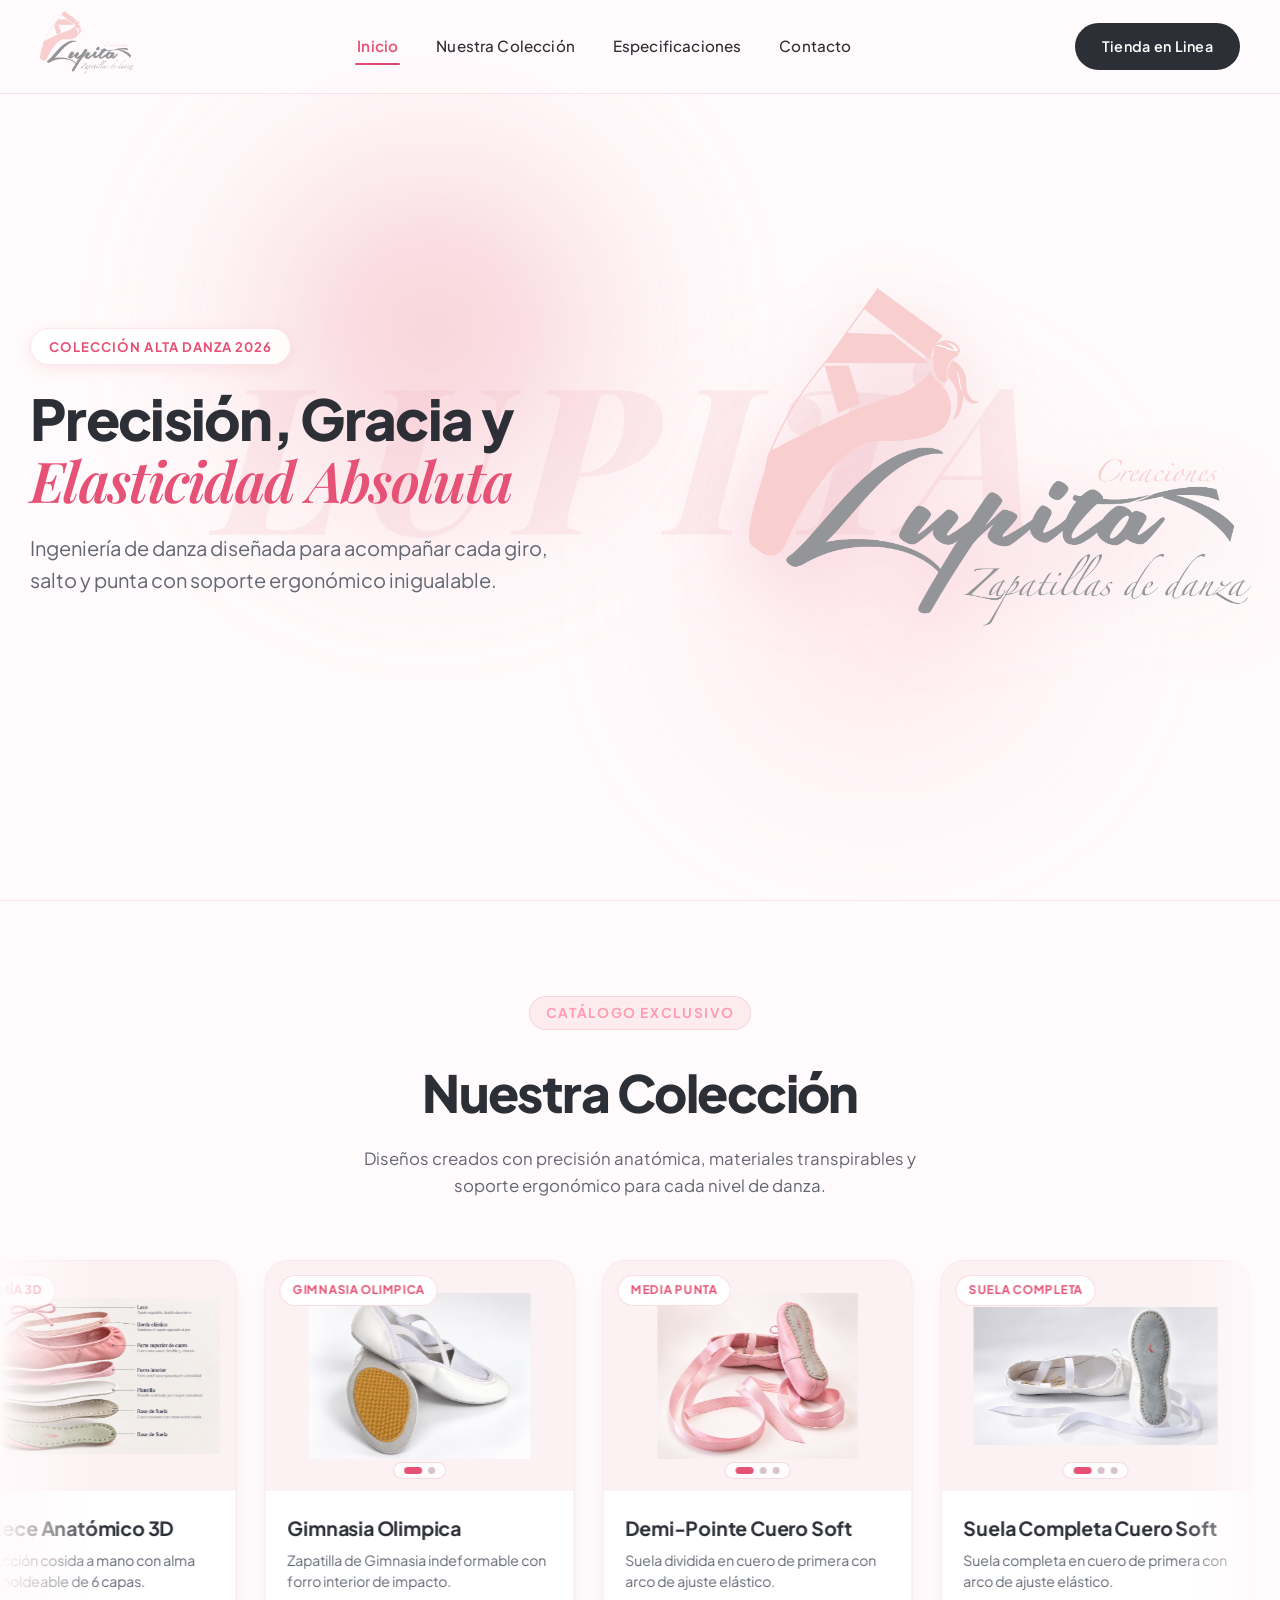
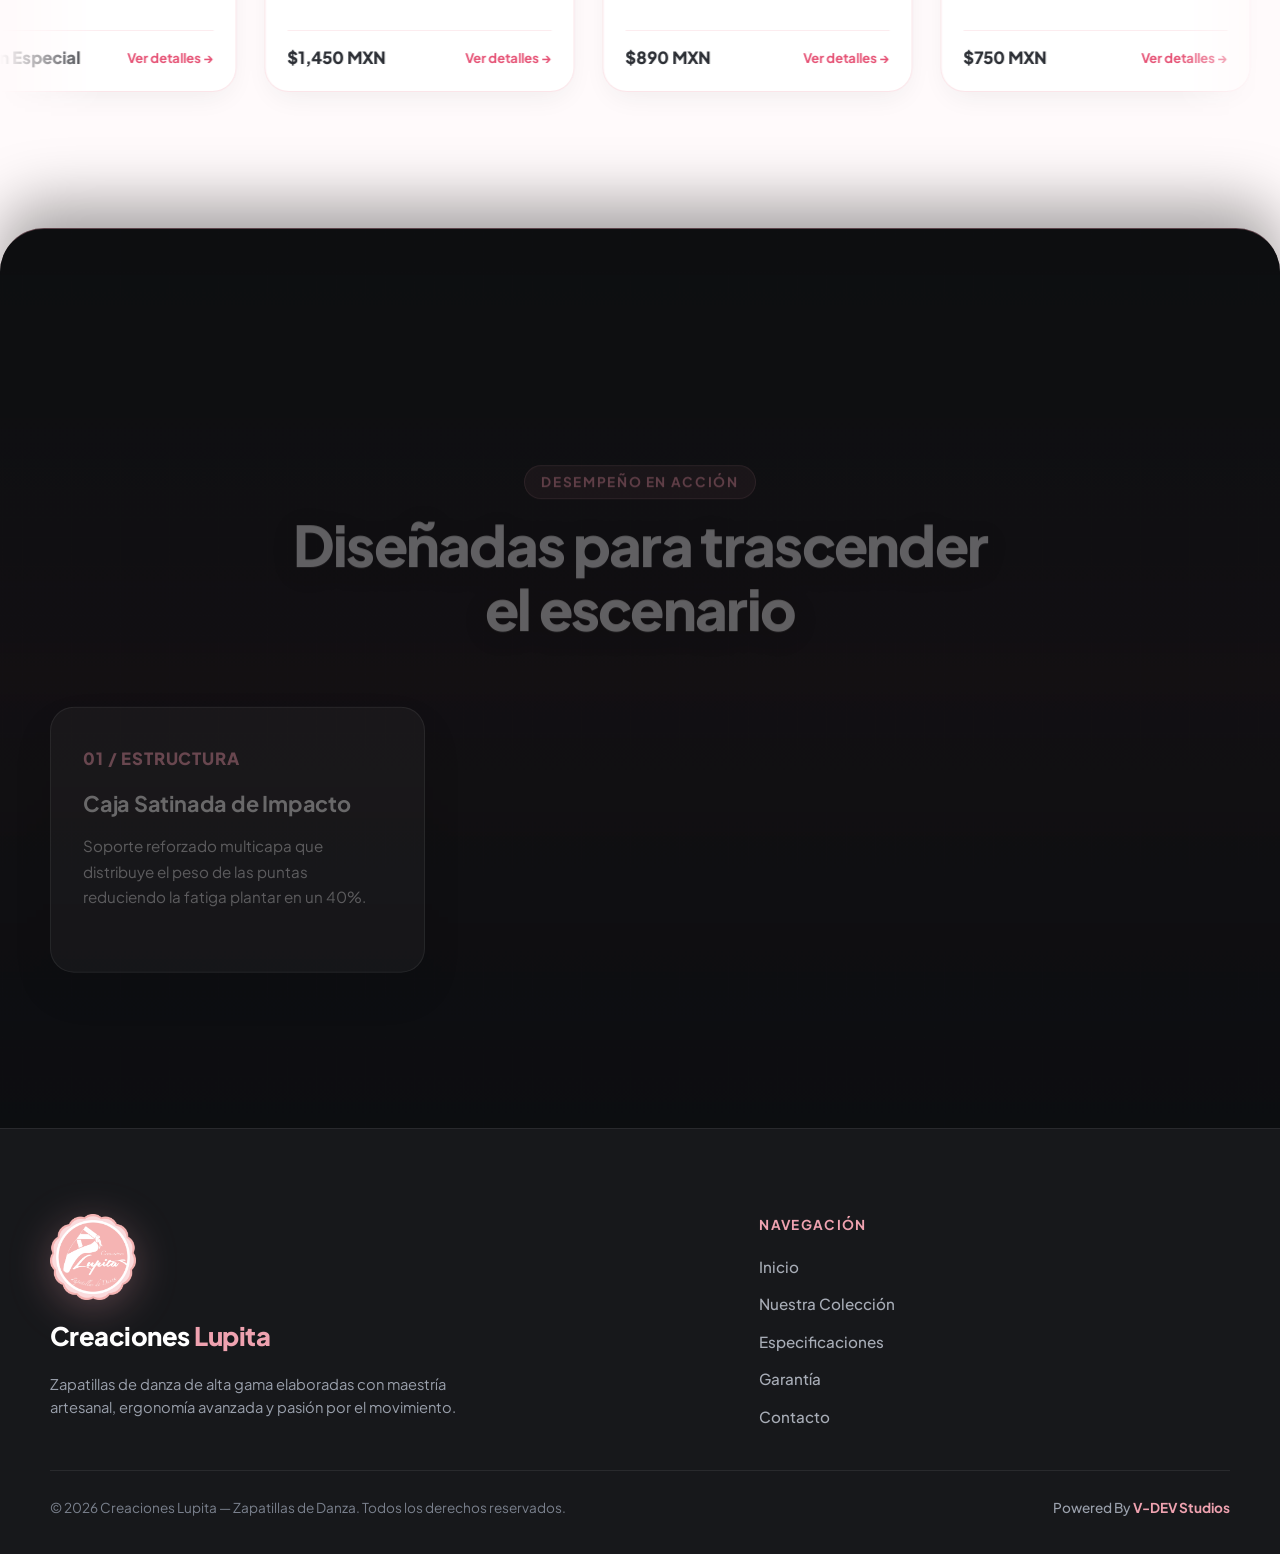
<file: index.html>
<!DOCTYPE html>
<html lang="es">
<head>
  <meta charset="UTF-8" />
  <meta name="viewport" content="width=device-width, initial-scale=1.0" />
  <title>Creaciones Lupita | Zapatillas de Danza & Performance</title>

  <!-- SEO Básico -->
  <meta name="description" content="Ingeniería de danza diseñada para acompañar cada giro, salto y punta con soporte ergonómico inigualable. Zapatillas de danza de alta gama elaboradas con maestría artesanal." />
  <meta name="keywords" content="zapatillas de danza, zapatillas de ballet, calzado de danza, gimnasia olimpica, media punta cuero soft, suela completa, zapatilla jazz, Creaciones Lupita" />
  <meta name="robots" content="index, follow" />
  <link rel="canonical" href="https://creacioneslupita.com/" />
  <link rel="icon" type="image/png" href="./assets/images/2CH.png" />

  <!-- Open Graph / Facebook -->
  <meta property="og:type" content="website" />
  <meta property="og:url" content="https://creacioneslupita.com/" />
  <meta property="og:title" content="Creaciones Lupita | Zapatillas de Danza & Performance" />
  <meta property="og:description" content="Ingeniería de danza diseñada para acompañar cada giro, salto y punta con soporte ergonómico inigualable." />
  <meta property="og:image" content="./assets/images/2G.png" />
  <meta property="og:locale" content="es_MX" />

  <!-- Twitter / X Cards -->
  <meta name="twitter:card" content="summary_large_image" />
  <meta name="twitter:title" content="Creaciones Lupita | Zapatillas de Danza & Performance" />
  <meta name="twitter:description" content="Ingeniería de danza diseñada para acompañar cada giro, salto y punta con soporte ergonómico inigualable." />
  <meta name="twitter:image" content="./assets/images/2G.png" />

  <!-- Tipografía Google Fonts de alta gama -->
  <link rel="preconnect" href="https://fonts.googleapis.com" />
  <link rel="preconnect" href="https://fonts.gstatic.com" crossorigin />
  <link
    href="https://fonts.googleapis.com/css2?family=Plus+Jakarta+Sans:wght@300;400;500;600;700;800&family=Playfair+Display:ital,wght@0,600;1,400&display=swap"
    rel="stylesheet"
  />

  <!-- Structured Data JSON-LD -->
  <script type="application/ld+json">
  {
    "@context": "https://schema.org",
    "@type": "LocalBusiness",
    "name": "Creaciones Lupita",
    "image": "https://creacioneslupita.com/assets/images/2G.png",
    "description": "Zapatillas de danza de alta gama elaboradas con maestría artesanal, ergonomía avanzada y pasión por el movimiento.",
    "url": "https://creacioneslupita.com/",
    "currenciesAccepted": "MXN",
    "priceRange": "$$$"
  }
  </script>
  <script type="module" crossorigin src="./assets/site-D2-1QuE6.js"></script>
  <link rel="modulepreload" crossorigin href="./assets/usePageTransition-CwEfdcZy.js">
  <link rel="stylesheet" crossorigin href="./assets/usePageTransition-D0iMSWPW.css">
  <link rel="stylesheet" crossorigin href="./assets/site-DxKhtCyC.css">
</head>
<body>
  <div id="app"></div>
</body>
</html>
</file>
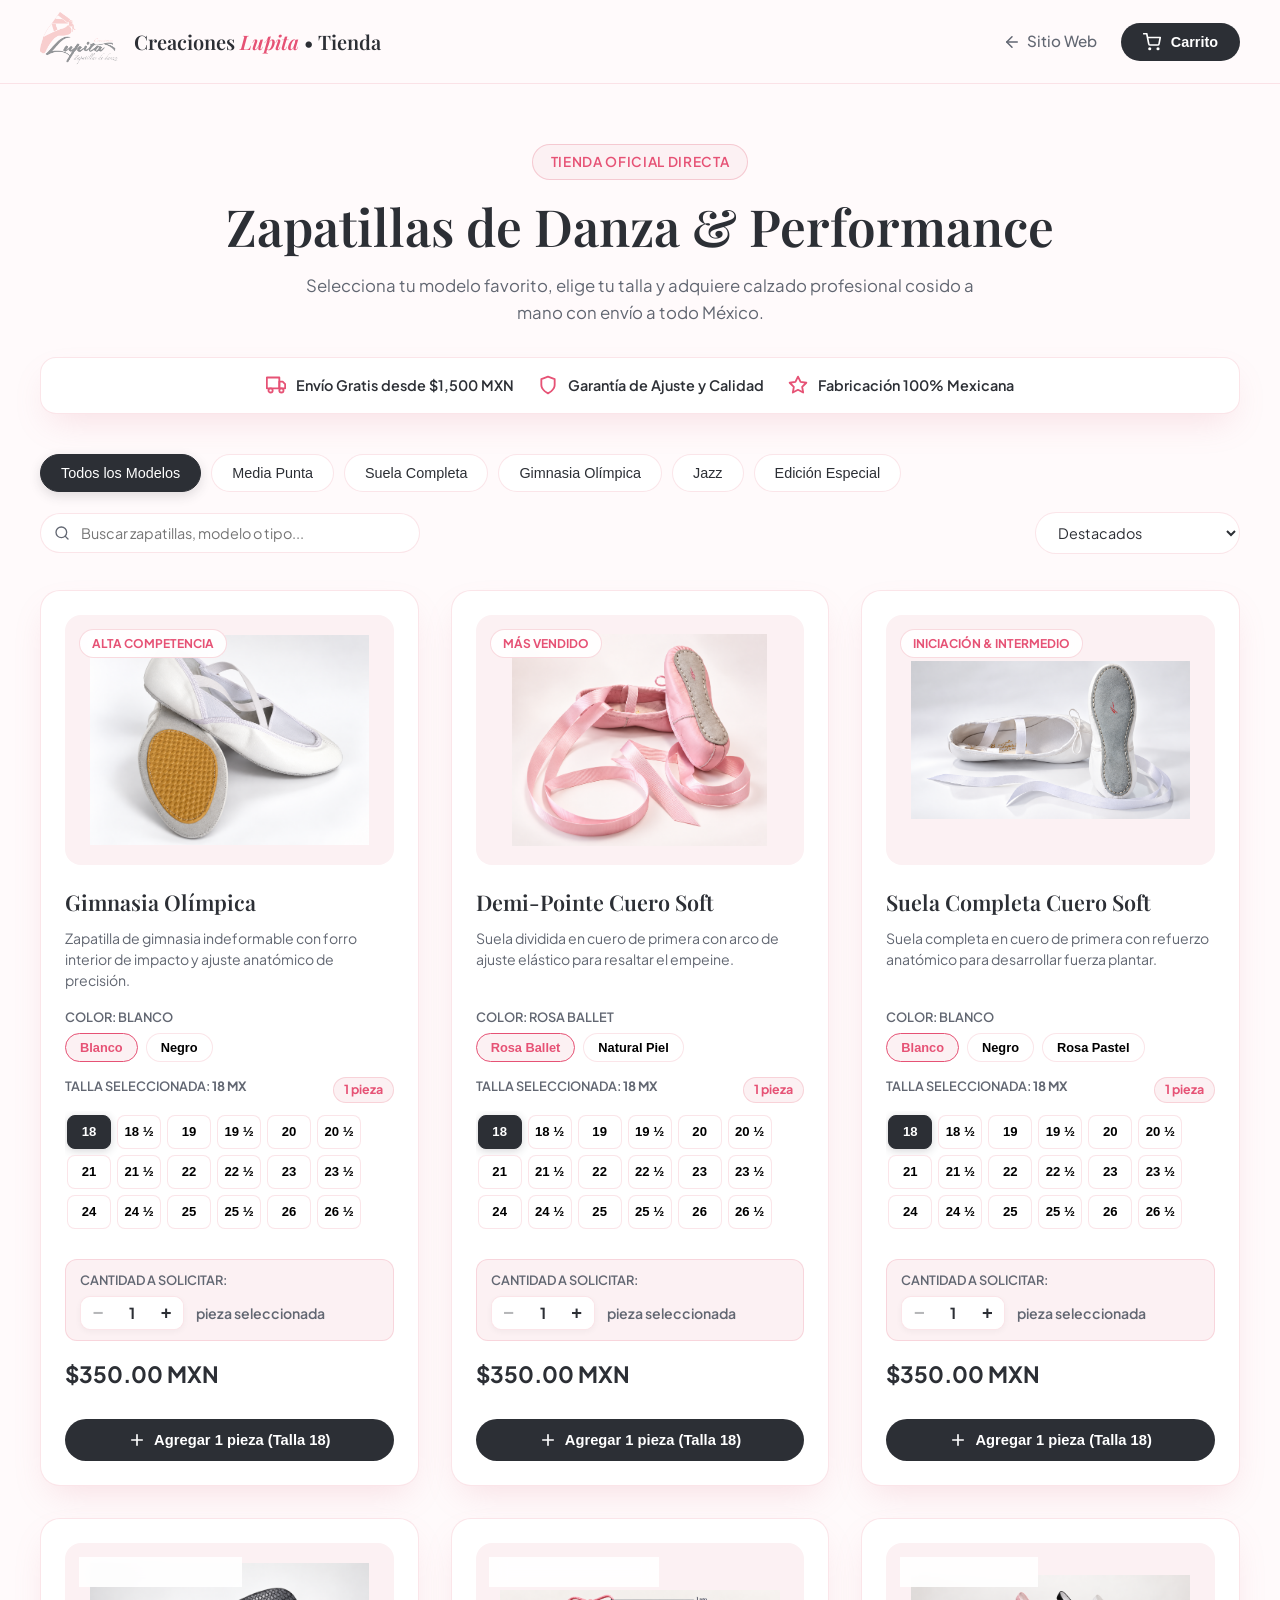
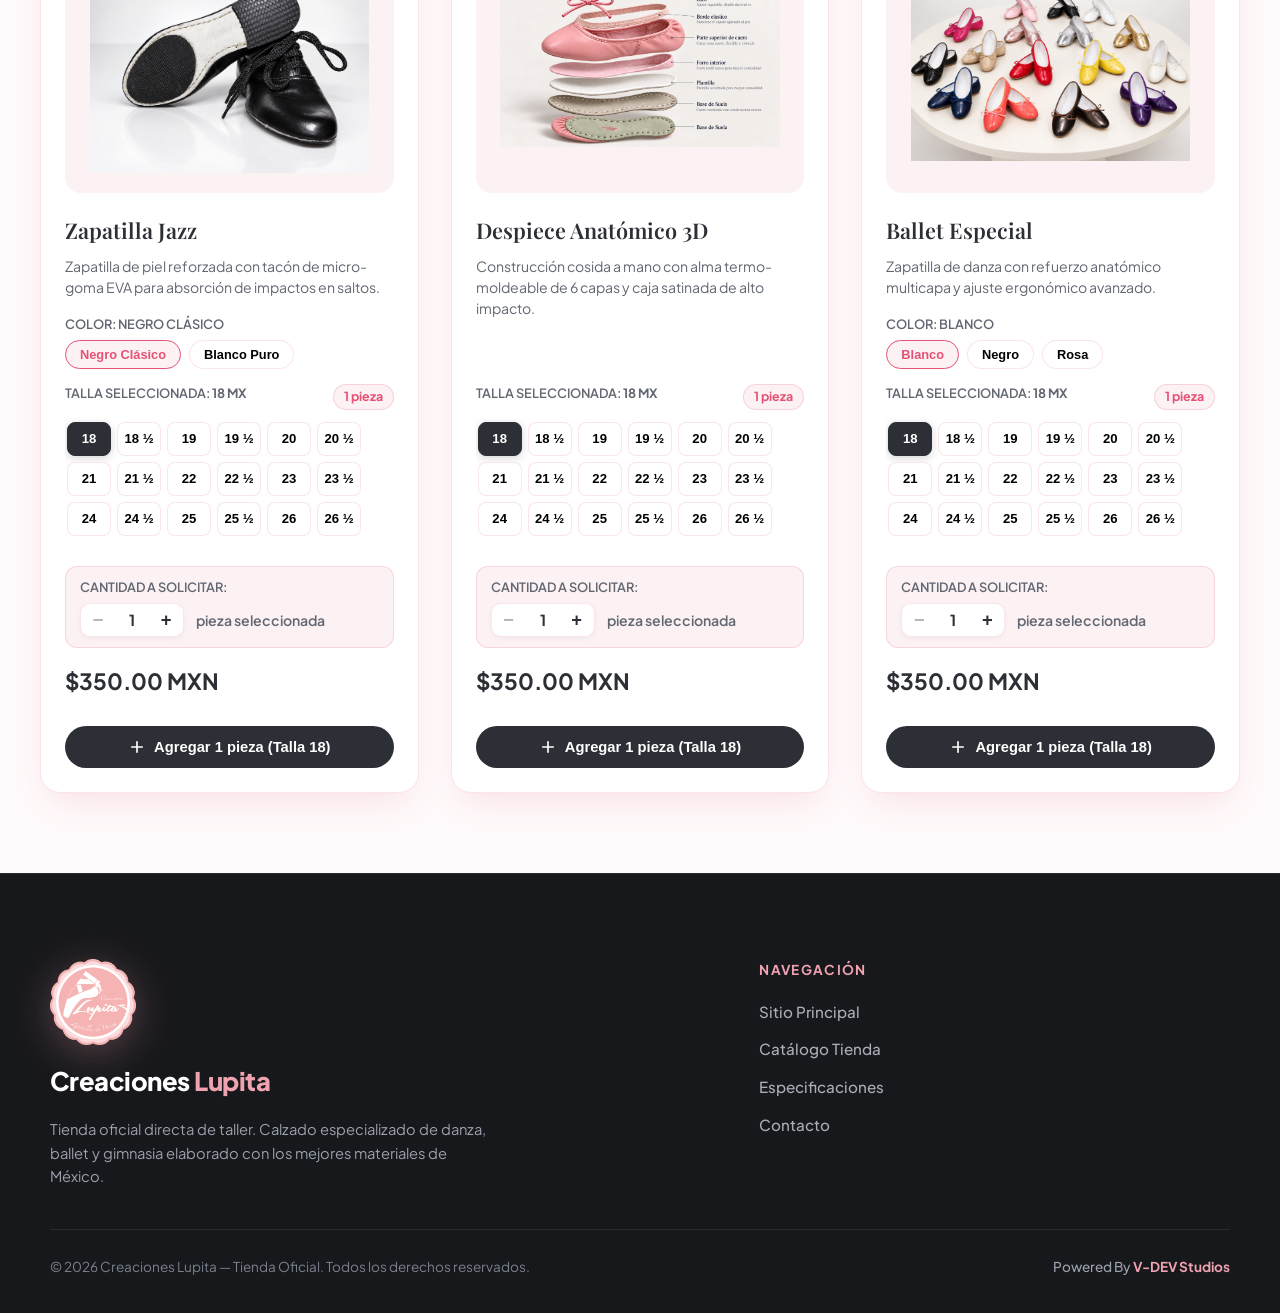
<file: tienda/index.html>
<!DOCTYPE html>
<html lang="es">
<head>
  <meta charset="UTF-8" />
  <meta name="viewport" content="width=device-width, initial-scale=1.0" />
  <title>Tienda Oficial | Creaciones Lupita — Calzado de Danza</title>

  <!-- SEO Básico -->
  <meta name="description" content="Adquiere directamente en línea zapatillas de ballet, gimnasia olímpica y jazz de alta gama con envíos a todo México." />
  <meta name="keywords" content="comprar zapatillas de danza, tienda zapatillas ballet, calzado gimnasia olimpica, zapatillas jazz, comprar media punta, Creaciones Lupita tienda" />
  <meta name="robots" content="index, follow" />
  <link rel="canonical" href="https://creacioneslupita.com/tienda/" />
  <link rel="icon" type="image/png" href="../assets/images/2CH.png" />

  <!-- Open Graph / Facebook -->
  <meta property="og:type" content="website" />
  <meta property="og:url" content="https://creacioneslupita.com/tienda/" />
  <meta property="og:title" content="Tienda Oficial | Creaciones Lupita — Calzado de Danza" />
  <meta property="og:description" content="Adquiere directamente en línea zapatillas de ballet, gimnasia olímpica y jazz de alta gama con envíos a todo México." />
  <meta property="og:image" content="../assets/images/2G.png" />
  <meta property="og:locale" content="es_MX" />

  <!-- Twitter / X Cards -->
  <meta name="twitter:card" content="summary_large_image" />
  <meta name="twitter:title" content="Tienda Oficial | Creaciones Lupita — Calzado de Danza" />
  <meta name="twitter:description" content="Adquiere directamente en línea zapatillas de ballet, gimnasia olímpica y jazz de alta gama con envíos a todo México." />
  <meta name="twitter:image" content="../assets/images/2G.png" />

  <!-- Tipografía Google Fonts -->
  <link rel="preconnect" href="https://fonts.googleapis.com" />
  <link rel="preconnect" href="https://fonts.gstatic.com" crossorigin />
  <link
    href="https://fonts.googleapis.com/css2?family=Plus+Jakarta+Sans:wght@300;400;500;600;700;800&family=Playfair+Display:ital,wght@0,600;1,400&display=swap"
    rel="stylesheet"
  />

  <!-- Structured Data JSON-LD -->
  <script type="application/ld+json">
  {
    "@context": "https://schema.org",
    "@type": "CollectionPage",
    "name": "Tienda Oficial Creaciones Lupita",
    "description": "Catálogo completo de zapatillas de ballet, gimnasia y danza en línea.",
    "url": "https://creacioneslupita.com/tienda/"
  }
  </script>
  <script type="module" crossorigin src="../assets/tienda-BjaZFhtY.js"></script>
  <link rel="modulepreload" crossorigin href="../assets/usePageTransition-CwEfdcZy.js">
  <link rel="stylesheet" crossorigin href="../assets/usePageTransition-D0iMSWPW.css">
  <link rel="stylesheet" crossorigin href="../assets/tienda-BGisoxBb.css">
</head>
<body>
  <div id="app"></div>
</body>
</html>
</file>
<file: assets/usePageTransition-D0iMSWPW.css>
.page-transition-overlay[data-v-9c1cd387]{z-index:99999;-webkit-backdrop-filter:blur(14px);background:#fffafbeb;justify-content:center;align-items:center;display:flex;position:fixed;inset:0}.spinner-content[data-v-9c1cd387]{text-align:center;flex-direction:column;align-items:center;gap:20px;display:flex}.spinner-brand-icon[data-v-9c1cd387]{justify-content:center;align-items:center;width:72px;height:72px;animation:2s ease-in-out infinite pulseLogo-9c1cd387;display:flex}.spinner-logo[data-v-9c1cd387]{object-fit:contain;filter:drop-shadow(0 6px 14px #efa2b066);width:100%;height:100%}.loading-ring[data-v-9c1cd387]{width:52px;height:52px;display:inline-block;position:relative}.loading-ring div[data-v-9c1cd387]{box-sizing:border-box;border:3px solid #0000;border-top-color:#e65275;border-radius:50%;width:44px;height:44px;margin:4px;animation:1.1s cubic-bezier(.5,0,.5,1) infinite ringSpin-9c1cd387;display:block;position:absolute}.loading-ring div[data-v-9c1cd387]:first-child{animation-delay:-.45s}.loading-ring div[data-v-9c1cd387]:nth-child(2){animation-delay:-.3s}.loading-ring div[data-v-9c1cd387]:nth-child(3){animation-delay:-.15s}.spinner-message[data-v-9c1cd387]{color:#2c2f35;letter-spacing:.02em;font-family:Playfair Display,serif;font-size:1.15rem;font-style:italic;font-weight:600}@keyframes ringSpin-9c1cd387{0%{transform:rotate(0)}to{transform:rotate(360deg)}}@keyframes pulseLogo-9c1cd387{0%,to{opacity:.95;transform:scale(1)}50%{opacity:1;transform:scale(1.08)}}.page-fade-enter-active[data-v-9c1cd387],.page-fade-leave-active[data-v-9c1cd387]{transition:opacity .28s}.page-fade-enter-from[data-v-9c1cd387],.page-fade-leave-to[data-v-9c1cd387]{opacity:0}
</file>
<file: assets/site-DxKhtCyC.css>
:root{--color-primary-pink:#efa2b0;--color-primary-soft:#fcf1f3;--color-primary-dark:#d87b8d;--color-accent-rose:#e65275;--color-charcoal:#2c2f35;--color-charcoal-muted:#626772;--color-bg-light:#fffafb;--color-surface-white:#fff;--color-card-border:#efa2b047;--shadow-soft:0 15px 35px -10px #dc7d8e38;--shadow-floating:0 30px 60px -15px #2c2f352e;--font-sans:"Plus Jakarta Sans", -apple-system, BlinkMacSystemFont, sans-serif;--font-display:"Playfair Display", serif}*,:before,:after{box-sizing:border-box;margin:0;padding:0}html{scroll-behavior:smooth;scroll-padding-top:94px}#hero,#coleccion,#video-specs,#contacto{scroll-margin-top:94px}body{background-color:var(--color-bg-light);color:var(--color-charcoal);font-family:var(--font-sans);-webkit-font-smoothing:antialiased;line-height:1.6;overflow-x:hidden}img,video{max-width:100%;display:block}a{color:inherit;text-decoration:none}.site-header{z-index:100;-webkit-backdrop-filter:blur(16px);border-bottom:1px solid var(--color-card-border);background:#fffafbe6;width:100%;height:94px;transition:height .3s,background .3s,box-shadow .3s;position:fixed;top:0;left:0}.site-header.is-scrolled{background:#fffafbfa;box-shadow:0 10px 30px -10px #2c2f3514}.header-container{justify-content:space-between;align-items:center;gap:24px;width:100%;max-width:1440px;height:100%;margin:0 auto;padding:0 40px;display:flex}.brand-logo{flex-shrink:0;align-items:center;text-decoration:none;display:flex}.brand-logo .logo-img{object-fit:contain;width:auto;max-width:300px;height:72px;transition:transform .25s;display:block}.brand-logo:hover .logo-img{transform:scale(1.04)}.desktop-nav{align-items:center;display:flex}.nav-menu{align-items:center;gap:34px;margin:0;padding:0;list-style:none;display:flex}.nav-link{color:var(--color-charcoal);letter-spacing:.01em;padding:8px 2px;font-size:.95rem;font-weight:500;transition:color .25s;display:inline-block;position:relative}.nav-link:after{content:"";background:linear-gradient(90deg, var(--color-accent-rose), #d6456b);transform-origin:50%;border-radius:2px;width:100%;height:2px;transition:transform .25s cubic-bezier(.2,.8,.2,1);position:absolute;bottom:2px;left:0;transform:scaleX(0)}.nav-link:hover{color:var(--color-accent-rose)}.nav-link:hover:after,.nav-link.active:after{transform:scaleX(1)}.nav-link.active{color:var(--color-accent-rose);font-weight:600}.nav-actions{flex-shrink:0;align-items:center;gap:16px;display:flex}.nav-actions .btn-primary{background:var(--color-charcoal);color:#fff;letter-spacing:.02em;cursor:pointer;white-space:nowrap;border:1px solid #0000;border-radius:40px;padding:11px 26px;font-size:.9rem;font-weight:600;transition:transform .25s,background .25s,box-shadow .25s;display:inline-block}.nav-actions .btn-primary:hover{background:var(--color-accent-rose);transform:translateY(-2px);box-shadow:0 10px 22px #e6527559}.mobile-toggle-btn{border:1px solid var(--color-card-border);cursor:pointer;-webkit-tap-highlight-color:transparent;background:#ffffffe6;border-radius:12px;flex-direction:column;justify-content:center;gap:5px;width:44px;height:44px;padding:10px;transition:background .2s,border-color .2s,transform .2s;display:none}.mobile-toggle-btn:hover{border-color:var(--color-accent-rose);background:#fff}.hamburger-line{background-color:var(--color-charcoal);transform-origin:50%;border-radius:2px;width:22px;height:2px;transition:transform .25s,opacity .2s;display:block}.mobile-toggle-btn.is-active .line-1{transform:translateY(7px)rotate(45deg)}.mobile-toggle-btn.is-active .line-2{opacity:0;transform:scaleX(0)}.mobile-toggle-btn.is-active .line-3{transform:translateY(-7px)rotate(-45deg)}.mobile-nav-drawer{-webkit-backdrop-filter:blur(20px);border-bottom:1px solid var(--color-card-border);opacity:0;visibility:hidden;pointer-events:none;z-index:99;background:#fffafbfa;width:100%;padding:18px 24px 26px;transition:opacity .25s,transform .25s,visibility .25s;position:absolute;top:100%;left:0;transform:translateY(-10px);box-shadow:0 20px 40px -10px #2c2f351f}.mobile-nav-drawer.is-open{opacity:1;visibility:visible;pointer-events:auto;transform:translateY(0)}.mobile-nav-menu{flex-direction:column;gap:6px;margin:0 0 16px;padding:0;list-style:none;display:flex}.mobile-nav-link{color:var(--color-charcoal);-webkit-tap-highlight-color:transparent;border-radius:12px;justify-content:space-between;align-items:center;padding:12px 16px;font-size:1.02rem;font-weight:500;text-decoration:none;transition:background .2s,color .2s;display:flex}.mobile-nav-link .nav-arrow{opacity:.35;font-size:1.1rem;transition:transform .2s,opacity .2s}.mobile-nav-link:hover,.mobile-nav-link:focus{color:var(--color-accent-rose);background:#efa2b024}.mobile-nav-link:hover .nav-arrow{opacity:1;transform:translate(4px)}.mobile-nav-link.active{color:var(--color-accent-rose);background:#efa2b033;font-weight:600}.mobile-drawer-footer{border-top:1px solid #efa2b033;padding-top:12px}.mobile-drawer-footer .btn-primary{text-align:center;width:100%;padding:13px 20px;font-size:.95rem;display:block}@media (width<=991px){.desktop-nav,.desktop-cta{display:none}.mobile-toggle-btn{display:flex}}.hero-section{justify-content:center;align-items:center;min-height:100vh;padding:120px 24px 60px;display:flex;position:relative;overflow:hidden}.hero-bg-layer{z-index:1;pointer-events:none;will-change:transform;position:absolute;inset:0}.gradient-orb{filter:blur(80px);opacity:.65;border-radius:50%;position:absolute}.orb-1{background:radial-gradient(circle, var(--color-primary-pink) 0%, #efa2b000 70%);width:480px;height:480px;top:10%;left:15%}.orb-2{background:radial-gradient(circle,#ffd0d9 0%,#ffd0d900 70%);width:420px;height:420px;bottom:10%;right:15%}.hero-watermark{font-size:clamp(4.5rem,16vw,15rem);font-weight:800;font-family:var(--font-display);color:#efa2b029;text-transform:uppercase;letter-spacing:.08em;white-space:nowrap;-webkit-user-select:none;user-select:none;pointer-events:none;font-style:italic;position:absolute;top:50%;left:50%;transform:translate(-50%,-50%)}.hero-center-box{z-index:2;grid-template-columns:1.15fr .85fr;align-items:center;gap:40px;width:100%;max-width:1220px;margin:0 auto;display:grid;position:relative}.hero-content{z-index:2;text-align:left;will-change:transform;pointer-events:auto;max-width:660px;margin:0;position:relative}.badge-tag{border:1px solid var(--color-card-border);color:var(--color-accent-rose);text-transform:uppercase;letter-spacing:.08em;background:#ffffffd9;border-radius:30px;align-items:center;gap:8px;margin-bottom:24px;padding:7px 18px;font-size:.82rem;font-weight:700;display:inline-flex;box-shadow:0 4px 14px #efa2b033}.hero-title{letter-spacing:-.03em;color:var(--color-charcoal);text-align:left;margin-bottom:20px;font-size:clamp(2.3rem,4.4vw,4.4rem);font-weight:800;line-height:1.08}.hero-title span.italic-highlight{font-family:var(--font-display);color:var(--color-accent-rose);font-style:italic;font-weight:600}.hero-subtitle{color:var(--color-charcoal-muted);text-align:left;max-width:560px;margin:0 0 36px;font-size:clamp(1.05rem,1.6vw,1.25rem);font-weight:400}.hero-product-layer{z-index:3;will-change:transform;pointer-events:none;justify-content:center;align-items:center;margin-top:0;display:flex;position:relative}.shoe-container{filter:drop-shadow(0 20px 35px #dc7d8e40);width:100%;max-width:520px;position:relative}.shoe-img{object-fit:contain;transform-origin:50%;width:100%;height:auto;max-height:500px;display:block}.collection-section{z-index:5;background:var(--color-bg-light);border-top:1px solid var(--color-card-border);padding:95px 0 105px;position:relative;overflow:hidden}.collection-header{text-align:center;max-width:720px;margin:0 auto 46px;padding:0 24px}.collection-title{letter-spacing:-.03em;color:var(--color-charcoal);margin-top:8px;margin-bottom:12px;font-size:clamp(2.2rem,4vw,3.4rem);font-weight:800}.collection-subtitle{color:var(--color-charcoal-muted);max-width:580px;margin:0 auto;font-size:1.05rem;line-height:1.6}.carousel-wrapper{cursor:grab;-webkit-user-select:none;user-select:none;touch-action:pan-y;width:100%;padding:15px 0 30px;position:relative;overflow:hidden;-webkit-mask-image:linear-gradient(90deg,#0000,#000 8% 92%,#0000);mask-image:linear-gradient(90deg,#0000,#000 8% 92%,#0000)}.carousel-wrapper:active,.carousel-wrapper.is-dragging{cursor:grabbing}.carousel-track{will-change:transform;gap:28px;width:max-content;display:flex}.carousel-wrapper.is-dragging .carousel-card{pointer-events:none}.carousel-card{background:var(--color-surface-white);border:1px solid var(--color-card-border);cursor:pointer;border-radius:24px;flex-direction:column;flex-shrink:0;width:310px;transition:transform .35s cubic-bezier(.2,.8,.2,1),box-shadow .35s,border-color .35s;display:flex;overflow:hidden;box-shadow:0 10px 28px -8px #2c2f3514}.carousel-card:hover,.carousel-card:focus{border-color:var(--color-primary-pink);outline:none;transform:translateY(-8px)scale(1.02);box-shadow:0 20px 42px -10px #dc7d8e59}.card-img-wrap{background:var(--color-primary-soft);justify-content:center;align-items:center;width:100%;height:230px;padding:16px;display:flex;position:relative;overflow:hidden}.card-img-wrap img{object-fit:contain;-webkit-user-drag:none;user-drag:none;pointer-events:none;width:100%;height:100%;transition:transform .45s}.carousel-card:hover .card-img-wrap img{transform:scale(1.09)}.mini-carousel-container{-webkit-user-select:none;user-select:none;position:relative}.mini-carousel-track{justify-content:center;align-items:center;width:100%;height:100%;display:flex;position:relative}.mini-carousel-slide{opacity:0;visibility:hidden;cursor:zoom-in;justify-content:center;align-items:center;padding:16px;transition:opacity .35s cubic-bezier(.2,.8,.2,1),transform .35s cubic-bezier(.2,.8,.2,1);display:flex;position:absolute;inset:0;transform:scale(.96)}.mini-carousel-slide.active{opacity:1;visibility:visible;z-index:2;pointer-events:auto;transform:scale(1)}.mini-carousel-slide img{object-fit:contain;pointer-events:none;-webkit-user-drag:none;width:100%;height:100%;transition:transform .4s}.carousel-card:hover .mini-carousel-slide.active img{transform:scale(1.08)}.mini-carousel-btn{-webkit-backdrop-filter:blur(8px);color:#3b2a2e;cursor:pointer;z-index:3;opacity:0;background:#ffffffeb;border:1px solid #dc7d8e4d;border-radius:50%;justify-content:center;align-items:center;width:32px;height:32px;padding:0;transition:opacity .25s,transform .25s,background .2s,color .2s;display:flex;position:absolute;top:50%;transform:translateY(-50%);box-shadow:0 4px 14px #2c2f351f}.carousel-card:hover .mini-carousel-btn,.carousel-card:focus-within .mini-carousel-btn{opacity:.9}.mini-carousel-btn:hover{color:var(--color-accent-rose);background:#fff;transform:translateY(-50%)scale(1.12);opacity:1!important}.mini-carousel-btn.mini-prev{left:10px}.mini-carousel-btn.mini-next{right:10px}.mini-carousel-dots{z-index:3;-webkit-backdrop-filter:blur(8px);background:#ffffffc7;border:1px solid #dc7d8e40;border-radius:20px;gap:6px;padding:4px 10px;display:flex;position:absolute;bottom:12px;left:50%;transform:translate(-50%)}.mini-dot{cursor:pointer;background:#b4969e8c;border:none;border-radius:50%;width:7px;height:7px;padding:0;transition:all .3s}.mini-dot.active{background:var(--color-accent-rose);border-radius:10px;width:18px}.mini-zoom-hint{-webkit-backdrop-filter:blur(8px);color:var(--color-accent-rose);letter-spacing:.05em;text-transform:uppercase;z-index:4;opacity:0;pointer-events:auto;cursor:pointer;background:#ffffffeb;border:1px solid #dc7d8e4d;border-radius:14px;align-items:center;gap:5px;padding:4px 9px;font-size:.68rem;font-weight:700;transition:opacity .25s,transform .25s;display:flex;position:absolute;top:14px;right:14px;box-shadow:0 4px 10px #0000000f}.carousel-card:hover .mini-zoom-hint{opacity:1;transform:translateY(0)}.image-zoom-modal{z-index:99999;-webkit-backdrop-filter:blur(14px);opacity:0;visibility:hidden;pointer-events:none;background:#0d0f12e0;flex-direction:column;justify-content:center;align-items:center;padding:20px;transition:opacity .32s cubic-bezier(.2,.8,.2,1),visibility .32s;display:flex;position:fixed;inset:0}.image-zoom-modal.is-open{opacity:1!important;visibility:visible!important;pointer-events:auto!important}.zoom-modal-dialog{flex-direction:column;justify-content:center;align-items:center;width:100%;max-width:860px;max-height:90vh;transition:transform .32s cubic-bezier(.2,.8,.2,1);display:flex;position:relative;transform:scale(.92)}.image-zoom-modal.is-open .zoom-modal-dialog{transform:scale(1)}.zoom-img-container{cursor:zoom-in;-webkit-user-select:none;user-select:none;background:radial-gradient(circle,#ffffff1f 0%,#ffffff05 70%,#0000 100%);border-radius:24px;justify-content:center;align-items:center;width:100%;height:60vh;max-height:520px;display:flex;position:relative;overflow:hidden}.zoom-img-container.is-zoomed{cursor:zoom-out}.zoom-modal-img{object-fit:contain;filter:drop-shadow(0 20px 42px #00000080);-webkit-user-select:none;user-select:none;-webkit-user-drag:none;pointer-events:none;max-width:90%;max-height:90%;transition:transform .35s cubic-bezier(.2,.8,.2,1)}.zoom-img-container.is-zoomed .zoom-modal-img{transform:scale(1.85)}.zoom-modal-close{-webkit-backdrop-filter:blur(10px);color:#fff;cursor:pointer;z-index:10;background:#ffffff24;border:1px solid #ffffff40;border-radius:50%;justify-content:center;align-items:center;width:44px;height:44px;transition:all .2s;display:flex;position:absolute;top:-16px;right:-16px}.zoom-modal-close:hover{background:#ef8699e6;border-color:#fff;transform:scale(1.1)rotate(90deg)}.zoom-nav-btn{-webkit-backdrop-filter:blur(10px);color:#fff;cursor:pointer;z-index:5;background:#ffffff1f;border:1px solid #ffffff38;border-radius:50%;justify-content:center;align-items:center;width:48px;height:48px;transition:all .22s;display:flex;position:absolute;top:50%;transform:translateY(-50%)}.zoom-nav-btn:hover{color:#fff;background:#ef8699e6;transform:translateY(-50%)scale(1.12)}.zoom-nav-btn.zoom-prev{left:12px}.zoom-nav-btn.zoom-next{right:12px}.zoom-modal-caption{text-align:center;color:#fff;margin-top:18px}.zoom-modal-title{color:#fff;letter-spacing:-.01em;margin-bottom:4px;font-size:1.18rem;font-weight:700}.zoom-modal-counter{color:#ffffffb3;letter-spacing:.05em;text-transform:uppercase;font-size:.82rem;font-weight:600}.zoom-modal-hint{color:#ffffff8c;margin-top:8px;font-size:.76rem}.card-badge{-webkit-backdrop-filter:blur(8px);backdrop-filter:blur(8px);color:var(--color-accent-rose);text-transform:uppercase;letter-spacing:.06em;z-index:10;pointer-events:none;background:#fffffff0;border:1px solid #efa2b059;border-radius:20px;padding:5px 12px;font-size:.74rem;font-weight:700;position:absolute;top:14px;left:14px}.card-info{flex-direction:column;flex-grow:1;padding:22px 22px 20px;display:flex}.card-info h3{color:var(--color-charcoal);letter-spacing:-.01em;margin-bottom:6px;font-size:1.22rem;font-weight:700}.card-info p{color:var(--color-charcoal-muted);flex-grow:1;margin-bottom:16px;font-size:.88rem;line-height:1.5}.card-footer{border-top:1px solid #efa2b033;justify-content:space-between;align-items:center;margin-top:auto;padding-top:14px;display:flex}.card-price{color:var(--color-charcoal);font-size:1.05rem;font-weight:800}.card-link{color:var(--color-accent-rose);font-size:.82rem;font-weight:700;transition:transform .2s}.carousel-card:hover .card-link{transform:translate(4px)}.specs-section{z-index:10;background:#0d0f12;border-top:1px solid #efa2b059;border-radius:44px 44px 0 0;justify-content:center;align-items:center;min-height:100vh;padding:130px 32px 120px;display:flex;position:relative;overflow:hidden;box-shadow:0 -25px 60px #00000059}.video-bg-container{z-index:1;pointer-events:none;transform-origin:50%;will-change:transform, opacity;width:100%;height:100%;position:absolute;inset:0;overflow:hidden}.video-sticky-wrapper{width:100%;height:100%;position:absolute;inset:0}.video-bg-container .bg-video{object-fit:cover;width:100%;min-width:100%;height:100%;min-height:100%;display:block;position:absolute;top:50%;left:50%;transform:translate(-50%,-50%)}.video-overlay{z-index:2;background:linear-gradient(#0d0f12c2 0%,#1a121694 50%,#0d0f12e0 100%);position:absolute;inset:0}.section-container{z-index:3;width:100%;max-width:1180px;margin:0 auto;position:relative}.section-header{z-index:3;text-align:center;max-width:720px;margin:0 auto 60px;position:relative}.section-tag{color:#ff9cb1;text-transform:uppercase;letter-spacing:.12em;-webkit-backdrop-filter:blur(8px);backdrop-filter:blur(8px);background:#efa2b026;border:1px solid #efa2b04d;border-radius:20px;margin-bottom:14px;padding:5px 16px;font-size:.85rem;font-weight:700;display:inline-block}.section-title{letter-spacing:-.03em;color:#fff;text-shadow:0 4px 24px #00000080;font-size:clamp(2.2rem,4.4vw,3.6rem);font-weight:800;line-height:1.15}.specs-grid{z-index:3;grid-template-columns:repeat(auto-fit,minmax(300px,1fr));gap:28px;margin-top:20px;display:grid;position:relative}.spec-card{-webkit-backdrop-filter:blur(20px);will-change:transform, opacity;color:#fff;background:#ffffff1a;border:1px solid #ffffff2e;border-radius:24px;padding:38px 32px;transition:transform .3s,border-color .3s,background .3s,box-shadow .3s;box-shadow:0 20px 40px #00000040}.spec-card:hover{background:#ffffff29;border-color:#efa2b099;transform:translateY(-8px);box-shadow:0 25px 50px #efa2b040}.spec-number{color:#ffa5b8;letter-spacing:.05em;margin-bottom:14px;font-size:1.05rem;font-weight:800;display:inline-block}.spec-card h3{color:#fff;letter-spacing:-.01em;margin-bottom:12px;font-size:1.35rem;font-weight:700}.spec-card p{color:#ffffffd9;font-size:.95rem;line-height:1.65}.site-footer{z-index:10;color:#edeef2;text-align:left;background:#17181b;border-top:1px solid #ffffff14;padding:85px 32px 36px;position:relative}.footer-container{text-align:left;flex-direction:column;align-items:flex-start;gap:40px;max-width:1180px;margin:0 auto;display:flex}.footer-main-content{grid-template-columns:1.4fr 1fr;align-items:flex-start;gap:50px;width:100%;display:grid}.footer-brand-col{text-align:left;flex-direction:column;align-items:flex-start;gap:16px;display:flex}.footer-logo-img{object-fit:contain;filter:drop-shadow(0 8px 20px #efa2b04d);width:86px;height:86px;transition:transform .3s}.footer-logo-img:hover{transform:rotate(5deg)scale(1.05)}.footer-brand{letter-spacing:-.02em;color:#fff;text-align:left;font-size:1.6rem;font-weight:800}.footer-brand span{color:var(--color-primary-pink)}.footer-tagline{color:#9aa0ac;text-align:left;max-width:440px;font-size:.92rem;line-height:1.6}.footer-nav-col{text-align:left;flex-direction:column;align-items:flex-start;gap:14px;display:flex}.footer-nav-title{text-transform:uppercase;letter-spacing:.1em;color:var(--color-primary-pink);margin-bottom:4px;font-size:.85rem;font-weight:700}.footer-nav{text-align:left;flex-direction:column;align-items:flex-start;gap:12px;margin:0;padding:0;list-style:none;display:flex}.footer-nav a{color:#a8adb7;font-size:.95rem;font-weight:500;transition:color .2s,transform .2s;display:inline-block}.footer-nav a:hover{color:var(--color-primary-pink);transform:translate(4px)}.footer-bottom{text-align:left;border-top:1px solid #ffffff14;flex-wrap:wrap;justify-content:space-between;align-items:center;gap:16px;width:100%;padding-top:26px;display:flex}.footer-copy{color:#7a808d;margin:0;font-size:.85rem}.footer-powered{color:#9aa0ac;margin:0;font-size:.85rem;font-weight:500}.footer-powered a{color:var(--color-primary-pink);font-weight:700;text-decoration:none;transition:color .2s,text-shadow .2s}.footer-powered a:hover{color:#fff;text-shadow:0 0 12px #efa2b0b3;text-decoration:underline}@media (width<=767px){html{scroll-padding-top:80px}#hero,#coleccion,#video-specs,#contacto{scroll-margin-top:80px}.site-header{height:80px}.header-container{padding:0 16px}.brand-logo .logo-img{max-width:220px;height:54px}.hero-section{min-height:auto;padding-top:105px;padding-bottom:50px}.hero-center-box{grid-template-columns:1fr;gap:32px}.hero-content{text-align:left;max-width:100%}.hero-title{text-align:left;font-size:clamp(2.1rem,7vw,3rem)}.hero-subtitle{text-align:left;margin-bottom:24px}.hero-product-layer{justify-content:center}.shoe-container{max-width:340px;margin:0 auto}.collection-section{padding:65px 0 75px}.collection-header{margin-bottom:30px}.carousel-card{width:260px}.card-img-wrap{height:190px}.specs-section{background:#0d0f12;border-radius:30px 30px 0 0;min-height:100vh;padding:75px 18px 70px;position:relative;overflow:hidden}.video-bg-container{z-index:1;pointer-events:none;width:100%;height:100%;position:absolute;inset:0;overflow:hidden}.video-sticky-wrapper{width:100%;height:100%;display:block;position:absolute;inset:0}.video-bg-container .bg-video{aspect-ratio:16/9;object-fit:contain;object-position:center center;will-change:transform;width:100%;max-width:100%;height:auto;margin:0 auto;display:block;position:absolute;top:125px;left:50%;transform:translate(-50%)}.video-overlay{z-index:2;background:radial-gradient(circle at 50% 270px,#0d0f1226 0%,#0d0f12b8 55%,#0d0f12e6 100%);display:block;position:absolute;inset:0}.section-container{z-index:3;width:100%;position:relative}.section-header{margin-bottom:30px}.section-title{font-size:clamp(1.85rem,6.5vw,2.5rem)}.specs-grid{grid-template-columns:1fr;gap:16px;margin-top:0}.spec-card{-webkit-backdrop-filter:blur(18px);background:#ffffff1f;border:1px solid #ffffff38;padding:26px 22px}.footer-nav{flex-direction:column;gap:12px}.footer-main-content{grid-template-columns:1fr;gap:36px}.footer-bottom{flex-direction:column;align-items:flex-start;gap:12px}}
</file>
<file: assets/tienda-BGisoxBb.css>
.cart-alert-backdrop[data-v-73492329]{z-index:10000;-webkit-backdrop-filter:blur(8px);background:#121317b8;justify-content:center;align-items:center;padding:20px;display:flex;position:fixed;inset:0}.cart-alert-card[data-v-73492329]{text-align:center;background:#fff;border-radius:20px;width:100%;max-width:440px;padding:32px 28px;animation:.3s cubic-bezier(.16,1,.3,1) cardPop-73492329;position:relative;box-shadow:0 24px 60px #00000047,0 0 0 1px #efa2b059}.alert-close-btn[data-v-73492329]{color:#8b8f97;cursor:pointer;background:0 0;border:none;border-radius:8px;padding:4px 8px;font-size:26px;line-height:1;transition:all .2s;position:absolute;top:14px;right:16px}.alert-close-btn[data-v-73492329]:hover{color:#1a1b1e;background:#f4f5f7}.alert-icon-wrapper[data-v-73492329]{justify-content:center;margin-bottom:18px;display:flex}.alert-icon-circle[data-v-73492329]{background:#fff0f3;border-radius:50%;justify-content:center;align-items:center;width:70px;height:70px;display:flex;position:relative;box-shadow:0 8px 20px #e652752e}.alert-badge[data-v-73492329]{color:#fff;background:#e65275;border:2px solid #fff;border-radius:50%;justify-content:center;align-items:center;width:24px;height:24px;font-size:.78rem;font-weight:700;display:flex;position:absolute;top:-4px;right:-4px;box-shadow:0 2px 6px #e6527566}.alert-title[data-v-73492329]{color:#1a1b1e;margin:0 0 10px;font-family:Playfair Display,serif;font-size:1.45rem;font-weight:700}.alert-desc[data-v-73492329]{color:#555b65;margin:0 0 24px;font-size:.95rem;line-height:1.55}.alert-desc strong[data-v-73492329]{color:#e65275}.alert-actions[data-v-73492329]{flex-direction:column;gap:10px;display:flex}.btn-alert-primary[data-v-73492329]{color:#fff;cursor:pointer;background:linear-gradient(135deg,#e65275 0%,#d83d63 100%);border:none;border-radius:12px;justify-content:center;align-items:center;gap:8px;width:100%;padding:13px 20px;font-size:.95rem;font-weight:600;transition:all .2s;display:inline-flex;box-shadow:0 6px 16px #e6527552}.btn-alert-primary[data-v-73492329]:hover{transform:translateY(-1px);box-shadow:0 8px 22px #e652756b}.btn-alert-secondary[data-v-73492329]{color:#2c2f35;cursor:pointer;background:#f8f9fa;border:1px solid #e2e4e8;border-radius:12px;width:100%;padding:12px 20px;font-size:.92rem;font-weight:600;transition:all .2s}.btn-alert-secondary[data-v-73492329]:hover{background:#edf0f4;border-color:#cbd0d8}.btn-alert-exit[data-v-73492329]{color:#7b8089;cursor:pointer;text-underline-offset:3px;background:0 0;border:none;padding:8px 12px;font-size:.85rem;font-weight:500;text-decoration:underline;transition:color .2s}.btn-alert-exit[data-v-73492329]:hover{color:#c93054}@keyframes cardPop-73492329{0%{opacity:0;transform:scale(.92)translateY(12px)}to{opacity:1;transform:scale(1)translateY(0)}}.alert-fade-enter-active[data-v-73492329],.alert-fade-leave-active[data-v-73492329]{transition:opacity .25s}.alert-fade-enter-from[data-v-73492329],.alert-fade-leave-to[data-v-73492329]{opacity:0}:root{--color-primary-pink:#efa2b0;--color-primary-soft:#fcf1f3;--color-primary-dark:#d87b8d;--color-accent-rose:#e65275;--color-charcoal:#2c2f35;--color-charcoal-muted:#626772;--color-bg-light:#fffafb;--color-surface-white:#fff;--color-card-border:#efa2b047;--shadow-soft:0 15px 35px -10px #dc7d8e38;--shadow-floating:0 30px 60px -15px #2c2f352e;--font-sans:"Plus Jakarta Sans", -apple-system, BlinkMacSystemFont, sans-serif;--font-display:"Playfair Display", serif}*,:before,:after{box-sizing:border-box;margin:0;padding:0}html{scroll-behavior:smooth}body{background-color:var(--color-bg-light);color:var(--color-charcoal);font-family:var(--font-sans);-webkit-font-smoothing:antialiased;line-height:1.6}img{max-width:100%;display:block}a{color:inherit;text-decoration:none}.store-header{z-index:100;-webkit-backdrop-filter:blur(16px);border-bottom:1px solid var(--color-card-border);background:#fffafbf0;height:84px;position:sticky;top:0}.store-header-container{justify-content:space-between;align-items:center;gap:24px;max-width:1440px;height:100%;margin:0 auto;padding:0 40px;display:flex}.store-brand{align-items:center;gap:16px;display:flex}.store-logo-img{object-fit:contain;width:auto;height:60px}.store-brand-text{font-family:var(--font-display);color:var(--color-charcoal);font-size:1.25rem;font-weight:600}.store-brand-text span{color:var(--color-accent-rose);font-style:italic}.store-nav-links{align-items:center;gap:24px;display:flex}.store-back-link{color:var(--color-charcoal-muted);align-items:center;gap:6px;font-size:.95rem;font-weight:500;transition:color .2s;display:inline-flex}.store-back-link:hover{color:var(--color-accent-rose)}.cart-toggle-btn{background:var(--color-charcoal);color:#fff;cursor:pointer;border:none;border-radius:40px;align-items:center;gap:10px;padding:10px 22px;font-size:.9rem;font-weight:600;transition:background .25s,transform .2s,box-shadow .25s;display:inline-flex}.cart-toggle-btn:hover{background:var(--color-accent-rose);transform:translateY(-2px);box-shadow:0 10px 20px #e6527559}.cart-badge{background:var(--color-accent-rose);color:#fff;border-radius:20px;padding:2px 8px;font-size:.8rem;font-weight:700}.store-hero{text-align:center;max-width:1440px;margin:0 auto;padding:60px 40px 40px}.store-hero-tag{background:var(--color-primary-soft);color:var(--color-accent-rose);letter-spacing:.05em;text-transform:uppercase;border:1px solid #efa2b080;border-radius:30px;margin-bottom:16px;padding:6px 18px;font-size:.85rem;font-weight:600;display:inline-block}.store-hero-title{font-family:var(--font-display);color:var(--color-charcoal);margin-bottom:16px;font-size:clamp(2.2rem,4vw,3.4rem);font-weight:600;line-height:1.2}.store-hero-subtitle{color:var(--color-charcoal-muted);max-width:680px;margin:0 auto 30px;font-size:1.05rem}.store-perks{border:1px solid var(--color-card-border);box-shadow:var(--shadow-soft);background:#fff;border-radius:16px;flex-wrap:wrap;justify-content:center;gap:24px;margin-top:24px;padding:16px;display:flex}.perk-item{color:var(--color-charcoal);align-items:center;gap:10px;font-size:.9rem;font-weight:600;display:flex}.perk-icon{color:var(--color-accent-rose)}.catalog-controls{flex-direction:column;gap:20px;max-width:1440px;margin:0 auto 36px;padding:0 40px;display:flex}.filter-categories{flex-wrap:wrap;gap:10px;display:flex}.category-chip{border:1px solid var(--color-card-border);color:var(--color-charcoal);cursor:pointer;background:#fff;border-radius:30px;padding:10px 20px;font-size:.9rem;font-weight:500;transition:all .2s}.category-chip:hover{border-color:var(--color-accent-rose);color:var(--color-accent-rose)}.category-chip.active{background:var(--color-charcoal);color:#fff;border-color:var(--color-charcoal);box-shadow:0 4px 12px #2c2f3526}.filter-tools{flex-wrap:wrap;justify-content:space-between;align-items:center;gap:16px;display:flex}.search-input-wrap{flex:1;max-width:380px;position:relative}.search-input{border:1px solid var(--color-card-border);background:#fff;border-radius:30px;outline:none;width:100%;padding:10px 16px 10px 40px;font-family:inherit;font-size:.9rem;transition:border-color .2s}.search-input:focus{border-color:var(--color-accent-rose)}.search-icon{color:var(--color-charcoal-muted);pointer-events:none;position:absolute;top:50%;left:14px;transform:translateY(-50%)}.sort-select{border:1px solid var(--color-card-border);color:var(--color-charcoal);cursor:pointer;background:#fff;border-radius:30px;outline:none;padding:10px 18px;font-family:inherit;font-size:.9rem}.store-products-grid{grid-template-columns:repeat(auto-fill,minmax(320px,1fr));gap:32px;max-width:1440px;margin:0 auto;padding:0 40px 80px;display:grid}.store-card{border:1px solid var(--color-card-border);box-shadow:var(--shadow-soft);background:#fff;border-radius:20px;flex-direction:column;padding:24px;display:flex}.store-card-image-wrap{background:var(--color-primary-soft);border-radius:16px;justify-content:center;align-items:center;height:250px;margin-bottom:20px;display:flex;position:relative;overflow:hidden}.store-card-image{object-fit:contain;max-width:85%;max-height:85%}.store-card-badge{-webkit-backdrop-filter:blur(8px);backdrop-filter:blur(8px);color:var(--color-accent-rose);text-transform:uppercase;background:#ffffffeb;border:1px solid #efa2b066;border-radius:20px;padding:4px 12px;font-size:.75rem;font-weight:700;position:absolute;top:14px;left:14px}.store-card-title{font-family:var(--font-display);color:var(--color-charcoal);margin-bottom:8px;font-size:1.35rem;font-weight:600}.store-card-desc{color:var(--color-charcoal-muted);flex:1;margin-bottom:16px;font-size:.88rem;line-height:1.5}.store-card-price{color:var(--color-charcoal);margin-bottom:16px;font-size:1.4rem;font-weight:700}.selector-group{margin-bottom:14px}.selector-label{text-transform:uppercase;color:var(--color-charcoal-muted);margin-bottom:6px;font-size:.8rem;font-weight:600;display:block}.selector-header-flex{justify-content:space-between;align-items:center;margin-bottom:8px;display:flex}.selector-qty-badge{background:var(--color-primary-soft);color:var(--color-accent-rose);border:1px solid #efa2b066;border-radius:20px;padding:2px 10px;font-size:.78rem;font-weight:700}.sizes-list{flex-wrap:wrap;gap:6px;max-height:120px;padding:4px 2px;display:flex;overflow-y:auto}.size-btn{border:1px solid var(--color-card-border);cursor:pointer;white-space:nowrap;background:#fff;border-radius:8px;justify-content:center;align-items:center;min-width:44px;height:34px;padding:0 6px;font-size:.82rem;font-weight:600;transition:all .2s;display:flex}.size-btn:hover{border-color:var(--color-accent-rose);color:var(--color-accent-rose)}.size-btn.active{background:var(--color-charcoal);color:#fff;border-color:var(--color-charcoal);box-shadow:0 2px 8px #2c2f3533}.quantity-selector-group{background:var(--color-primary-soft);border:1px solid #efa2b059;border-radius:12px;margin-top:14px;margin-bottom:16px;padding:10px 14px}.card-qty-row{align-items:center;gap:12px;margin-top:6px;display:flex}.card-qty-control{border:1px solid var(--color-card-border);background:#fff;border-radius:10px;align-items:center;display:inline-flex;overflow:hidden;box-shadow:0 2px 6px #0000000a}.card-qty-btn{cursor:pointer;width:34px;height:32px;color:var(--color-charcoal);background:#fff;border:none;justify-content:center;align-items:center;font-size:1.15rem;font-weight:700;transition:background .15s,color .15s;display:flex}.card-qty-btn:hover:not(:disabled){background:var(--color-primary-soft);color:var(--color-accent-rose)}.card-qty-btn:disabled{opacity:.35;cursor:not-allowed}.card-qty-number{text-align:center;min-width:34px;color:var(--color-charcoal);font-size:.95rem;font-weight:700}.card-qty-unit{color:var(--color-charcoal-muted);font-size:.88rem;font-weight:600}.colors-list{flex-wrap:wrap;gap:8px;display:flex}.color-btn{border:1px solid var(--color-card-border);cursor:pointer;background:#fff;border-radius:20px;padding:6px 14px;font-size:.8rem;font-weight:600;transition:all .2s}.color-btn.active{border-color:var(--color-accent-rose);background:var(--color-primary-soft);color:var(--color-accent-rose)}.btn-add-cart{background:var(--color-charcoal);color:#fff;cursor:pointer;border:none;border-radius:30px;justify-content:center;align-items:center;gap:8px;width:100%;margin-top:10px;padding:12px;font-size:.92rem;font-weight:600;transition:background .25s,transform .2s;display:flex}.btn-add-cart:hover{background:var(--color-accent-rose);transform:translateY(-2px)}.cart-drawer-overlay{-webkit-backdrop-filter:blur(4px);backdrop-filter:blur(4px);z-index:200;background:#00000073;justify-content:flex-end;animation:.25s fadeIn;display:flex;position:fixed;inset:0}.cart-drawer{background:#fff;flex-direction:column;width:100%;max-width:440px;height:100%;animation:.3s cubic-bezier(.2,.8,.2,1) slideInRight;display:flex;box-shadow:-10px 0 30px #00000026}.cart-drawer-header{border-bottom:1px solid var(--color-card-border);justify-content:space-between;align-items:center;padding:24px;display:flex}.cart-drawer-header h3{font-family:var(--font-display);font-size:1.35rem;font-weight:600}.cart-close-btn{cursor:pointer;color:var(--color-charcoal);background:0 0;border:none;padding:4px}.cart-items-list{flex-direction:column;flex:1;gap:16px;padding:24px;display:flex;overflow-y:auto}.cart-item{border-bottom:1px solid #efa2b033;gap:14px;padding-bottom:16px;display:flex}.cart-item-img{object-fit:contain;background:var(--color-primary-soft);border-radius:10px;width:72px;height:72px;padding:6px}.cart-item-info{flex:1}.cart-item-name{margin-bottom:4px;font-size:.95rem;font-weight:600}.cart-item-meta{color:var(--color-charcoal-muted);margin-bottom:6px;font-size:.8rem}.cart-item-price{color:var(--color-charcoal);font-size:.92rem;font-weight:700}.cart-qty-controls{align-items:center;gap:8px;margin-top:6px;display:flex}.qty-btn{border:1px solid var(--color-card-border);cursor:pointer;background:#fff;border-radius:4px;justify-content:center;align-items:center;width:24px;height:24px;font-weight:700;display:flex}.cart-empty-message{text-align:center;color:var(--color-charcoal-muted);padding:60px 20px}.cart-drawer-footer{border-top:1px solid var(--color-card-border);background:var(--color-primary-soft);padding:24px}.cart-summary-line{color:var(--color-charcoal-muted);justify-content:space-between;margin-bottom:8px;font-size:.92rem;display:flex}.cart-summary-line.total{color:var(--color-charcoal);border-top:1px dashed #efa2b066;margin-top:12px;padding-top:12px;font-size:1.25rem;font-weight:700}.btn-checkout{color:#fff;cursor:pointer;background:#25d366;border:none;border-radius:30px;justify-content:center;align-items:center;gap:10px;width:100%;margin-top:16px;padding:14px;font-size:1rem;font-weight:700;transition:transform .2s,box-shadow .25s;display:flex}.btn-checkout:hover{transform:translateY(-2px);box-shadow:0 10px 20px #25d36659}@keyframes fadeIn{0%{opacity:0}to{opacity:1}}@keyframes slideInRight{0%{transform:translate(100%)}to{transform:translate(0)}}@media (width<=768px){.store-header-container{padding:0 20px}.store-brand-text{display:none}.store-hero{padding:40px 20px 30px}.catalog-controls{padding:0 20px 24px}.store-products-grid{grid-template-columns:1fr;padding:0 20px 60px}}.site-footer{z-index:10;color:#edeef2;text-align:left;background:#17181b;border-top:1px solid #ffffff14;padding:85px 32px 36px;position:relative}.footer-container{text-align:left;flex-direction:column;align-items:flex-start;gap:40px;max-width:1180px;margin:0 auto;display:flex}.footer-main-content{grid-template-columns:1.4fr 1fr;align-items:flex-start;gap:50px;width:100%;display:grid}.footer-brand-col{text-align:left;flex-direction:column;align-items:flex-start;gap:16px;display:flex}.footer-logo-img{object-fit:contain;filter:drop-shadow(0 8px 20px #efa2b04d);width:86px;height:86px;transition:transform .3s}.footer-logo-img:hover{transform:rotate(5deg)scale(1.05)}.footer-brand{letter-spacing:-.02em;color:#fff;text-align:left;font-size:1.6rem;font-weight:800}.footer-brand span{color:var(--color-primary-pink)}.footer-tagline{color:#9aa0ac;text-align:left;max-width:440px;font-size:.92rem;line-height:1.6}.footer-nav-col{text-align:left;flex-direction:column;align-items:flex-start;gap:14px;display:flex}.footer-nav-title{text-transform:uppercase;letter-spacing:.1em;color:var(--color-primary-pink);margin-bottom:4px;font-size:.85rem;font-weight:700}.footer-nav{text-align:left;flex-direction:column;align-items:flex-start;gap:12px;margin:0;padding:0;list-style:none;display:flex}.footer-nav a{color:#a8adb7;font-size:.95rem;font-weight:500;transition:color .2s,transform .2s;display:inline-block}.footer-nav a:hover{color:var(--color-primary-pink);transform:translate(4px)}.footer-bottom{text-align:left;border-top:1px solid #ffffff14;flex-wrap:wrap;justify-content:space-between;align-items:center;gap:16px;width:100%;padding-top:26px;display:flex}.footer-copy{color:#7a808d;margin:0;font-size:.85rem}.footer-powered{color:#9aa0ac;margin:0;font-size:.85rem;font-weight:500}.footer-powered a{color:var(--color-primary-pink);font-weight:700;text-decoration:none;transition:color .2s,text-shadow .2s}.footer-powered a:hover{color:#fff;text-shadow:0 0 12px #efa2b0b3;text-decoration:underline}@media (width<=768px){.footer-main-content{grid-template-columns:1fr;gap:36px}.site-footer{padding:60px 24px 30px}}
</file>
